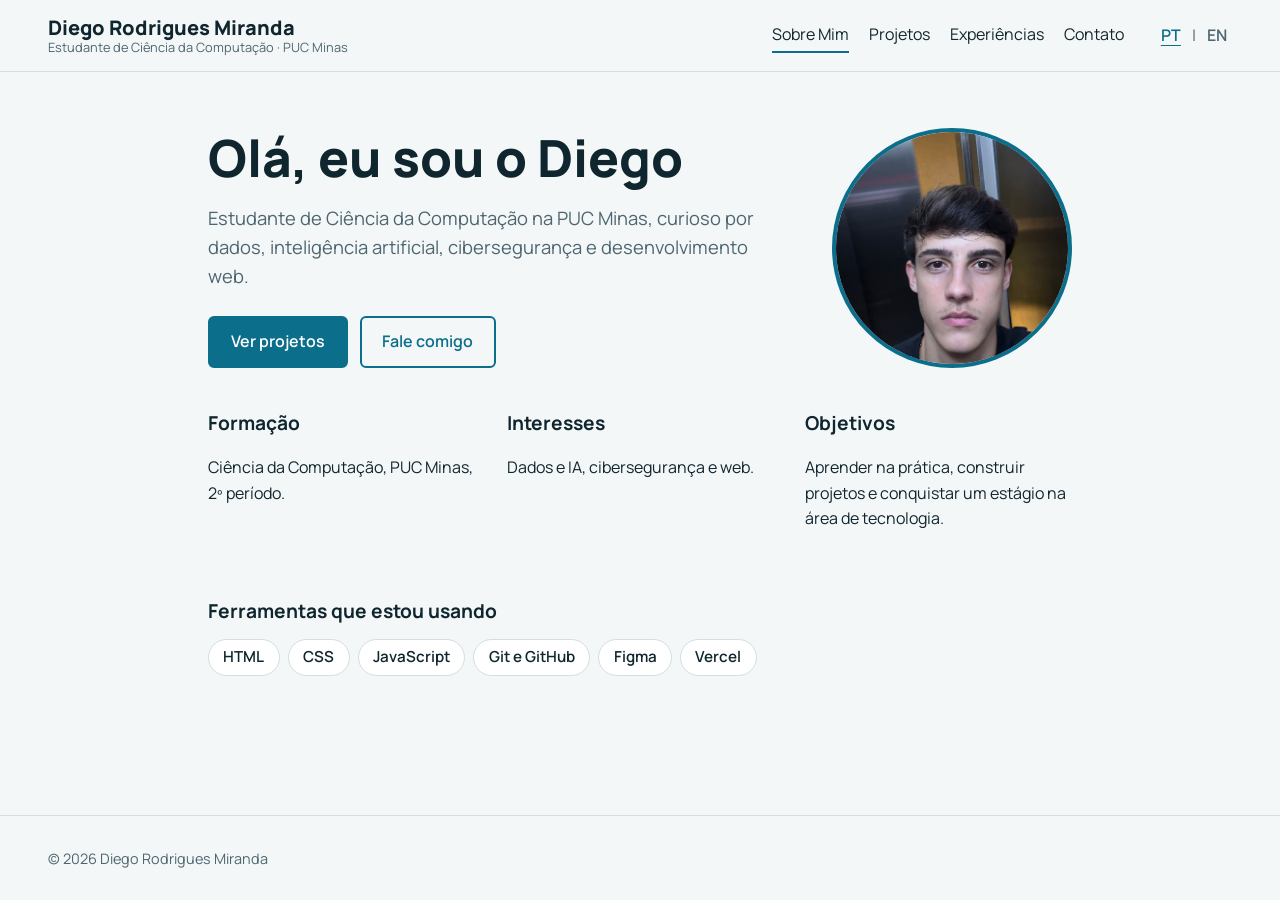
<file: index.html>
<!DOCTYPE html>
<html lang="pt-BR">
<head>
<meta charset="UTF-8">
<meta name="viewport" content="width=device-width, initial-scale=1">
<title>Sobre Mim | Diego Rodrigues Miranda</title>
<link rel="icon" href="data:image/svg+xml,<svg xmlns=%22http://www.w3.org/2000/svg%22 viewBox=%220 0 100 100%22><text y=%22.9em%22 font-size=%2290%22>💻</text></svg>">
<link rel="preconnect" href="https://fonts.googleapis.com">
<link href="https://fonts.googleapis.com/css2?family=Manrope:wght@400;600;800&display=swap" rel="stylesheet">
<link rel="stylesheet" href="css/style.css">
</head>
<body>
<header class="site-header">
  <a class="brand" href="index.html"><strong>Diego Rodrigues Miranda</strong><small data-i18n="brand_sub">Estudante de Ciência da Computação · PUC Minas</small></a>
  <nav aria-label="Principal"><a href="index.html" aria-current="page" data-i18n="nav_about">Sobre Mim</a><a href="projetos.html" data-i18n="nav_proj">Projetos</a><a href="experiencias.html" data-i18n="nav_exp">Experiências</a><a href="contato.html" data-i18n="nav_ct">Contato</a></nav>
  <div class="lang" role="group" aria-label="Idioma"><button data-lang="pt" aria-pressed="true">PT</button><span>|</span><button data-lang="en" aria-pressed="false">EN</button></div>
</header>
<main>
<section class="hero">
  <div class="hero-text">
    <h1 data-i18n="about_title">Olá, eu sou o Diego</h1>
    <p class="lead" data-i18n="about_lead">Estudante de Ciência da Computação na PUC Minas, curioso por dados, inteligência artificial, cibersegurança e desenvolvimento web.</p>
    <div class="cta">
      <a class="btn" href="projetos.html" data-i18n="about_cta1">Ver projetos</a>
      <a class="btn ghost" href="contato.html" data-i18n="about_cta2">Fale comigo</a>
    </div>
  </div>
  <div class="photo" data-initials="DM">
    <img src="img/foto.jpeg" alt="Foto de Diego Rodrigues Miranda" width="240" height="240" onerror="this.remove()">
  </div>
</section>
<section class="grid2">
  <div><h2 data-i18n="about_edu_h">Formação</h2><p data-i18n="about_edu">Ciência da Computação, PUC Minas, 2º período.</p></div>
  <div><h2 data-i18n="about_int_h">Interesses</h2><p data-i18n="about_int">Dados e IA, cibersegurança e web.</p></div>
  <div><h2 data-i18n="about_goal_h">Objetivos</h2><p data-i18n="about_goal">Aprender na prática, construir projetos e conquistar um estágio na área de tecnologia.</p></div>
</section>
<section class="tools">
  <h2 data-i18n="about_tools_h">Ferramentas que estou usando</h2>
  <ul class="chips"><li>HTML</li><li>CSS</li><li>JavaScript</li><li>Git e GitHub</li><li>Figma</li><li>Vercel</li></ul>
</section>
</main>
<footer class="site-footer"><p>© 2026 Diego Rodrigues Miranda</p></footer>
<script src="js/script.js"></script>
</body>
</html>
</file>
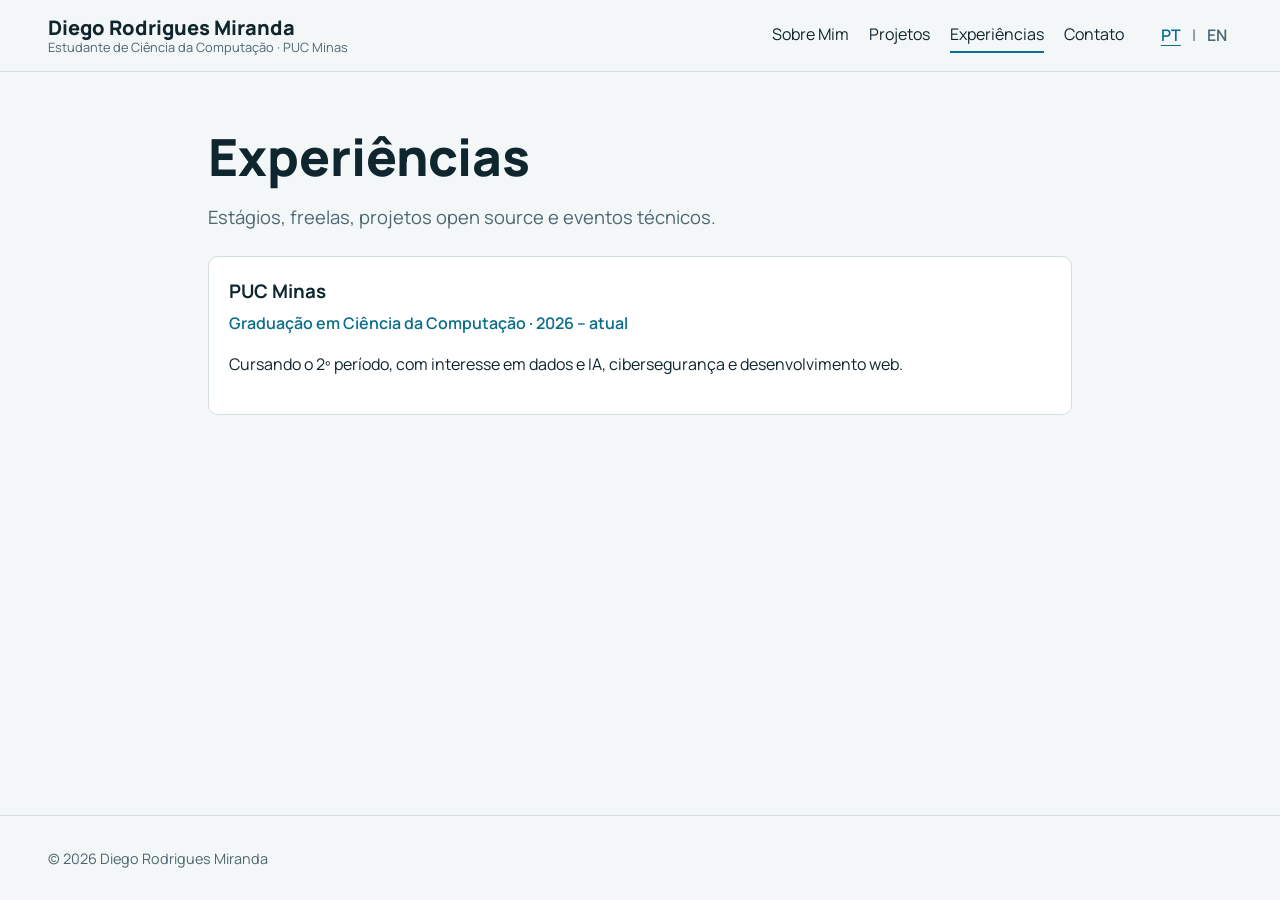
<file: experiencias.html>
<!DOCTYPE html>
<html lang="pt-BR">
<head>
<meta charset="UTF-8">
<meta name="viewport" content="width=device-width, initial-scale=1">
<title>Experiências | Diego Rodrigues Miranda</title>
<link rel="icon" href="data:image/svg+xml,<svg xmlns=%22http://www.w3.org/2000/svg%22 viewBox=%220 0 100 100%22><text y=%22.9em%22 font-size=%2290%22>💻</text></svg>">
<link rel="preconnect" href="https://fonts.googleapis.com">
<link href="https://fonts.googleapis.com/css2?family=Manrope:wght@400;600;800&display=swap" rel="stylesheet">
<link rel="stylesheet" href="css/style.css">
</head>
<body>
<header class="site-header">
  <a class="brand" href="index.html"><strong>Diego Rodrigues Miranda</strong><small data-i18n="brand_sub">Estudante de Ciência da Computação · PUC Minas</small></a>
  <nav aria-label="Principal"><a href="index.html" data-i18n="nav_about">Sobre Mim</a><a href="projetos.html" data-i18n="nav_proj">Projetos</a><a href="experiencias.html" aria-current="page" data-i18n="nav_exp">Experiências</a><a href="contato.html" data-i18n="nav_ct">Contato</a></nav>
  <div class="lang" role="group" aria-label="Idioma"><button data-lang="pt" aria-pressed="true">PT</button><span>|</span><button data-lang="en" aria-pressed="false">EN</button></div>
</header>
<main>
<h1 data-i18n="exp_title">Experiências</h1>
<p class="lead" data-i18n="exp_lead">Estágios, freelas, projetos open source e eventos técnicos.</p>
<div class="exp-list" id="exp-list"></div>
</main>
<footer class="site-footer"><p>© 2026 Diego Rodrigues Miranda</p></footer>
<script src="js/data.js"></script>
<script src="js/script.js"></script>
</body>
</html>
</file>
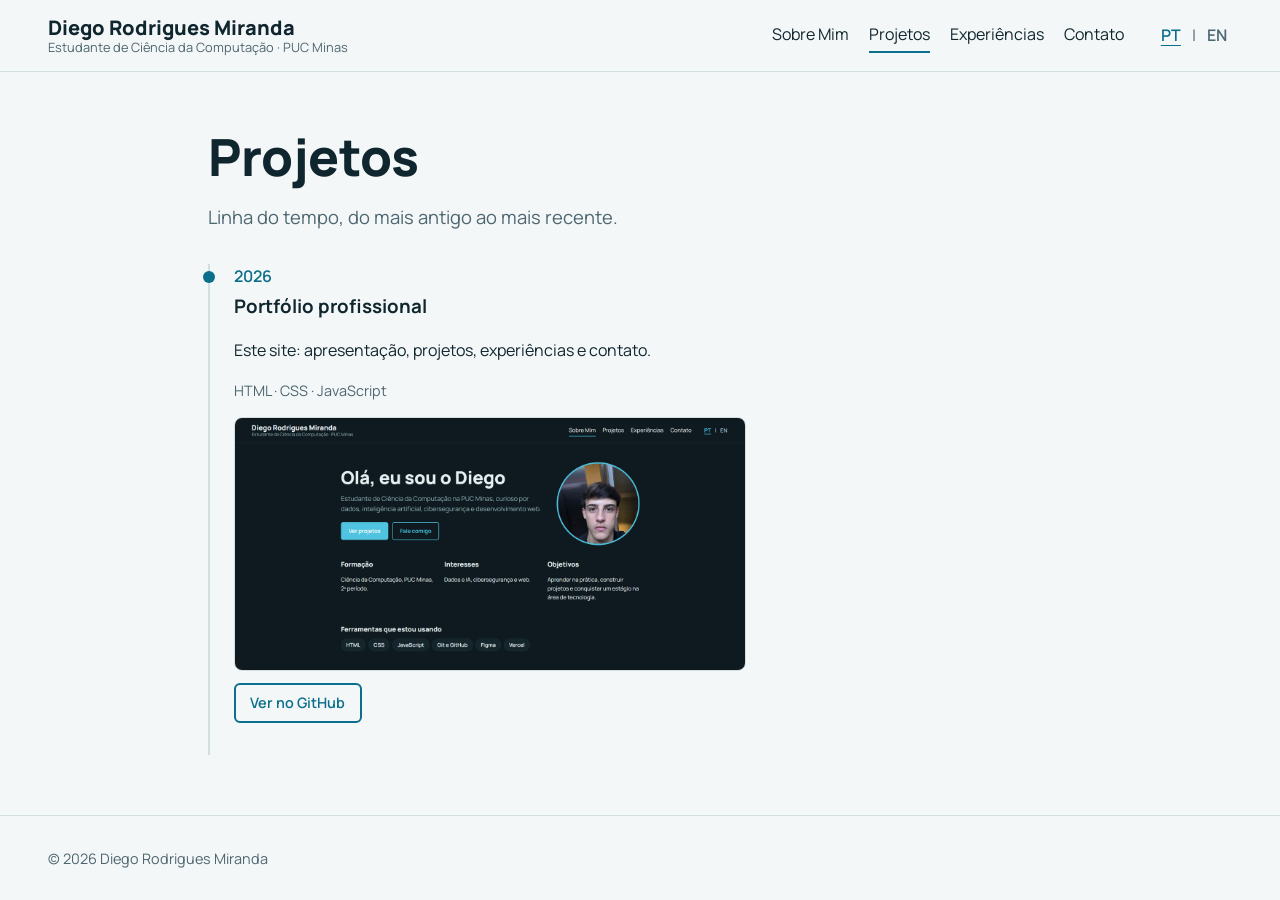
<file: projetos.html>
<!DOCTYPE html>
<html lang="pt-BR">
<head>
<meta charset="UTF-8">
<meta name="viewport" content="width=device-width, initial-scale=1">
<title>Projetos | Diego Rodrigues Miranda</title>
<link rel="icon" href="data:image/svg+xml,<svg xmlns=%22http://www.w3.org/2000/svg%22 viewBox=%220 0 100 100%22><text y=%22.9em%22 font-size=%2290%22>💻</text></svg>">
<link rel="preconnect" href="https://fonts.googleapis.com">
<link href="https://fonts.googleapis.com/css2?family=Manrope:wght@400;600;800&display=swap" rel="stylesheet">
<link rel="stylesheet" href="css/style.css">
</head>
<body>
<header class="site-header">
  <a class="brand" href="index.html"><strong>Diego Rodrigues Miranda</strong><small data-i18n="brand_sub">Estudante de Ciência da Computação · PUC Minas</small></a>
  <nav aria-label="Principal"><a href="index.html" data-i18n="nav_about">Sobre Mim</a><a href="projetos.html" aria-current="page" data-i18n="nav_proj">Projetos</a><a href="experiencias.html" data-i18n="nav_exp">Experiências</a><a href="contato.html" data-i18n="nav_ct">Contato</a></nav>
  <div class="lang" role="group" aria-label="Idioma"><button data-lang="pt" aria-pressed="true">PT</button><span>|</span><button data-lang="en" aria-pressed="false">EN</button></div>
</header>
<main>
<h1 data-i18n="proj_title">Projetos</h1>
<p class="lead" data-i18n="proj_lead">Linha do tempo, do mais antigo ao mais recente.</p>
<ol class="timeline" id="timeline"></ol>
</main>
<footer class="site-footer"><p>© 2026 Diego Rodrigues Miranda</p></footer>
<script src="js/data.js"></script>
<script src="js/script.js"></script>
</body>
</html>
</file>
<file: css/style.css>
:root{--bg:#f4f7f8;--ink:#10262e;--muted:#4d6670;--line:#d3dee2;--accent:#0b6e8a;--card:#fff}
@media (prefers-color-scheme:dark){:root{--bg:#0e1a1f;--ink:#e6f0f3;--muted:#9bb3bc;--line:#24373e;--accent:#4fc3df;--card:#14252b}}
*{box-sizing:border-box}
body{margin:0;font-family:Manrope,system-ui,sans-serif;background:var(--bg);color:var(--ink);line-height:1.6;min-height:100vh;display:flex;flex-direction:column}
a{color:var(--accent)}
:focus-visible{outline:3px solid var(--accent);outline-offset:2px}
.site-header{display:flex;flex-wrap:wrap;align-items:center;gap:.75rem 2rem;padding:1rem clamp(1rem,5vw,3rem);border-bottom:1px solid var(--line)}
.brand{text-decoration:none;color:var(--ink);display:flex;flex-direction:column;line-height:1.2}
.brand strong{font-size:1.25rem;font-weight:800}
.brand small{color:var(--muted);font-size:.8rem}
nav{display:flex;flex-wrap:wrap;gap:.25rem 1.25rem;margin-left:auto}
nav a{text-decoration:none;color:var(--ink);padding:.25rem 0;border-bottom:2px solid transparent}
nav a:hover,nav a[aria-current=page]{border-bottom-color:var(--accent)}
.lang{display:flex;align-items:center;gap:.4rem;color:var(--muted)}
.lang button{font:inherit;font-weight:600;background:none;border:0;color:var(--muted);cursor:pointer;padding:.2rem .3rem}
.lang button[aria-pressed=true]{color:var(--accent);text-decoration:underline;text-underline-offset:4px}
main{flex:1;width:min(100%,60rem);margin:0 auto;padding:clamp(1.5rem,5vw,3.5rem) clamp(1rem,5vw,3rem)}
h1{font-size:clamp(2rem,6vw,3.2rem);line-height:1.1;margin:0 0 1rem;font-weight:800}
h2{font-size:1.2rem;margin:0 0 .4rem}
.lead{font-size:1.15rem;color:var(--muted);max-width:42rem}
.grid2{display:grid;grid-template-columns:repeat(auto-fit,minmax(15rem,1fr));gap:2rem;margin-top:2.5rem}
.card,form{background:var(--card);border:1px solid var(--line);border-radius:10px;padding:1.25rem}
.date{color:var(--accent);font-weight:600;margin:0}
.timeline{list-style:none;margin:2rem 0 0;padding:0 0 0 1.5rem;border-left:2px solid var(--line)}
.timeline li{position:relative;padding-bottom:2rem}
.timeline li::before{content:"";position:absolute;left:calc(-1.5rem - 7px);top:.4rem;width:12px;height:12px;border-radius:50%;background:var(--accent)}
.timeline h3{margin:.1rem 0}.tags{color:var(--muted);font-size:.9rem}
.links{list-style:none;display:flex;flex-wrap:wrap;gap:.75rem;padding:0;margin:1.5rem 0}
.links a{display:inline-block;padding:.5rem 1rem;border:1px solid var(--line);border-radius:999px;text-decoration:none;font-weight:600}
.links a:hover{border-color:var(--accent)}
form{display:grid;gap:1rem;max-width:36rem}
label{display:grid;gap:.3rem;font-weight:600}
input,textarea{font:inherit;padding:.6rem;border:1px solid var(--line);border-radius:6px;background:var(--bg);color:var(--ink)}
button[type=submit]{font:inherit;font-weight:600;padding:.7rem 1.2rem;border:0;border-radius:6px;background:var(--accent);color:#fff;cursor:pointer;justify-self:start}
#form-status{margin:0;color:var(--muted)}
.site-footer{border-top:1px solid var(--line);padding:1rem clamp(1rem,5vw,3rem);color:var(--muted);font-size:.9rem}
@media (max-width:40rem){nav{margin-left:0;width:100%}.lang{position:absolute;right:1rem;top:1rem}.site-header{position:relative}}

.hero{display:grid;grid-template-columns:1fr auto;gap:2.5rem;align-items:center}
.photo{position:relative;width:240px;height:240px;border-radius:50%;overflow:hidden;border:4px solid var(--accent);background:var(--card);display:grid;place-items:center}
.photo::before{content:attr(data-initials);font-size:4rem;font-weight:800;color:var(--accent)}
.photo img{position:absolute;inset:0;width:100%;height:100%;object-fit:cover}
.cta{display:flex;flex-wrap:wrap;gap:.75rem;margin-top:1.5rem}
.btn{display:inline-block;padding:.7rem 1.3rem;border-radius:6px;background:var(--accent);color:#fff;font-weight:600;text-decoration:none;border:2px solid var(--accent)}
.btn.ghost{background:none;color:var(--accent)}
.btn:hover{opacity:.85}
.tools{margin-top:3rem}
.chips{list-style:none;display:flex;flex-wrap:wrap;gap:.5rem;padding:0;margin:.75rem 0 0}
.chips li{padding:.35rem .9rem;border:1px solid var(--line);border-radius:999px;background:var(--card);font-weight:600;font-size:.95rem}
@media (max-width:40rem){.hero{grid-template-columns:1fr}.photo{order:-1;width:180px;height:180px}}

/* Sprint 2 */
.shot{display:block;width:100%;max-width:32rem;aspect-ratio:16/9;object-fit:cover;border:1px solid var(--line);border-radius:8px;margin:.75rem 0}
.shot.empty{display:grid;place-items:center;background:var(--card);color:var(--muted);font-size:.9rem}
.timeline .btn{padding:.4rem .9rem;font-size:.9rem}
.exp-list{display:grid;gap:1rem;margin-top:1.5rem}
.exp-list h3{margin:0 0 .2rem}
.links i{margin-right:.4rem}

/* Cabeçalho com layout estável nos dois idiomas */
.site-header{display:grid;grid-template-columns:1fr auto;grid-template-areas:"brand lang" "nav nav";gap:.75rem 1rem;align-items:center;position:static}
.brand{grid-area:brand}
nav{grid-area:nav;margin-left:0;width:auto}
.lang{grid-area:lang;position:static}
@media (min-width:70rem){
  .site-header{grid-template-columns:auto 1fr auto;grid-template-areas:"brand nav lang";gap:0 2rem}
  nav{justify-self:end}
}

/* Mostra a imagem do projeto inteira, sem cortar */
.shot{aspect-ratio:auto;height:auto;object-fit:contain}
.shot.empty{aspect-ratio:16/9}

/* Cabeçalho estável no celular (PT e EN com a mesma altura) */
@media (max-width:40rem){
  .brand small{min-height:2.4em}
  nav{flex-wrap:nowrap;gap:.25rem 1rem;font-size:.9rem;overflow-x:auto}
  nav a{white-space:nowrap}
}
</file>
